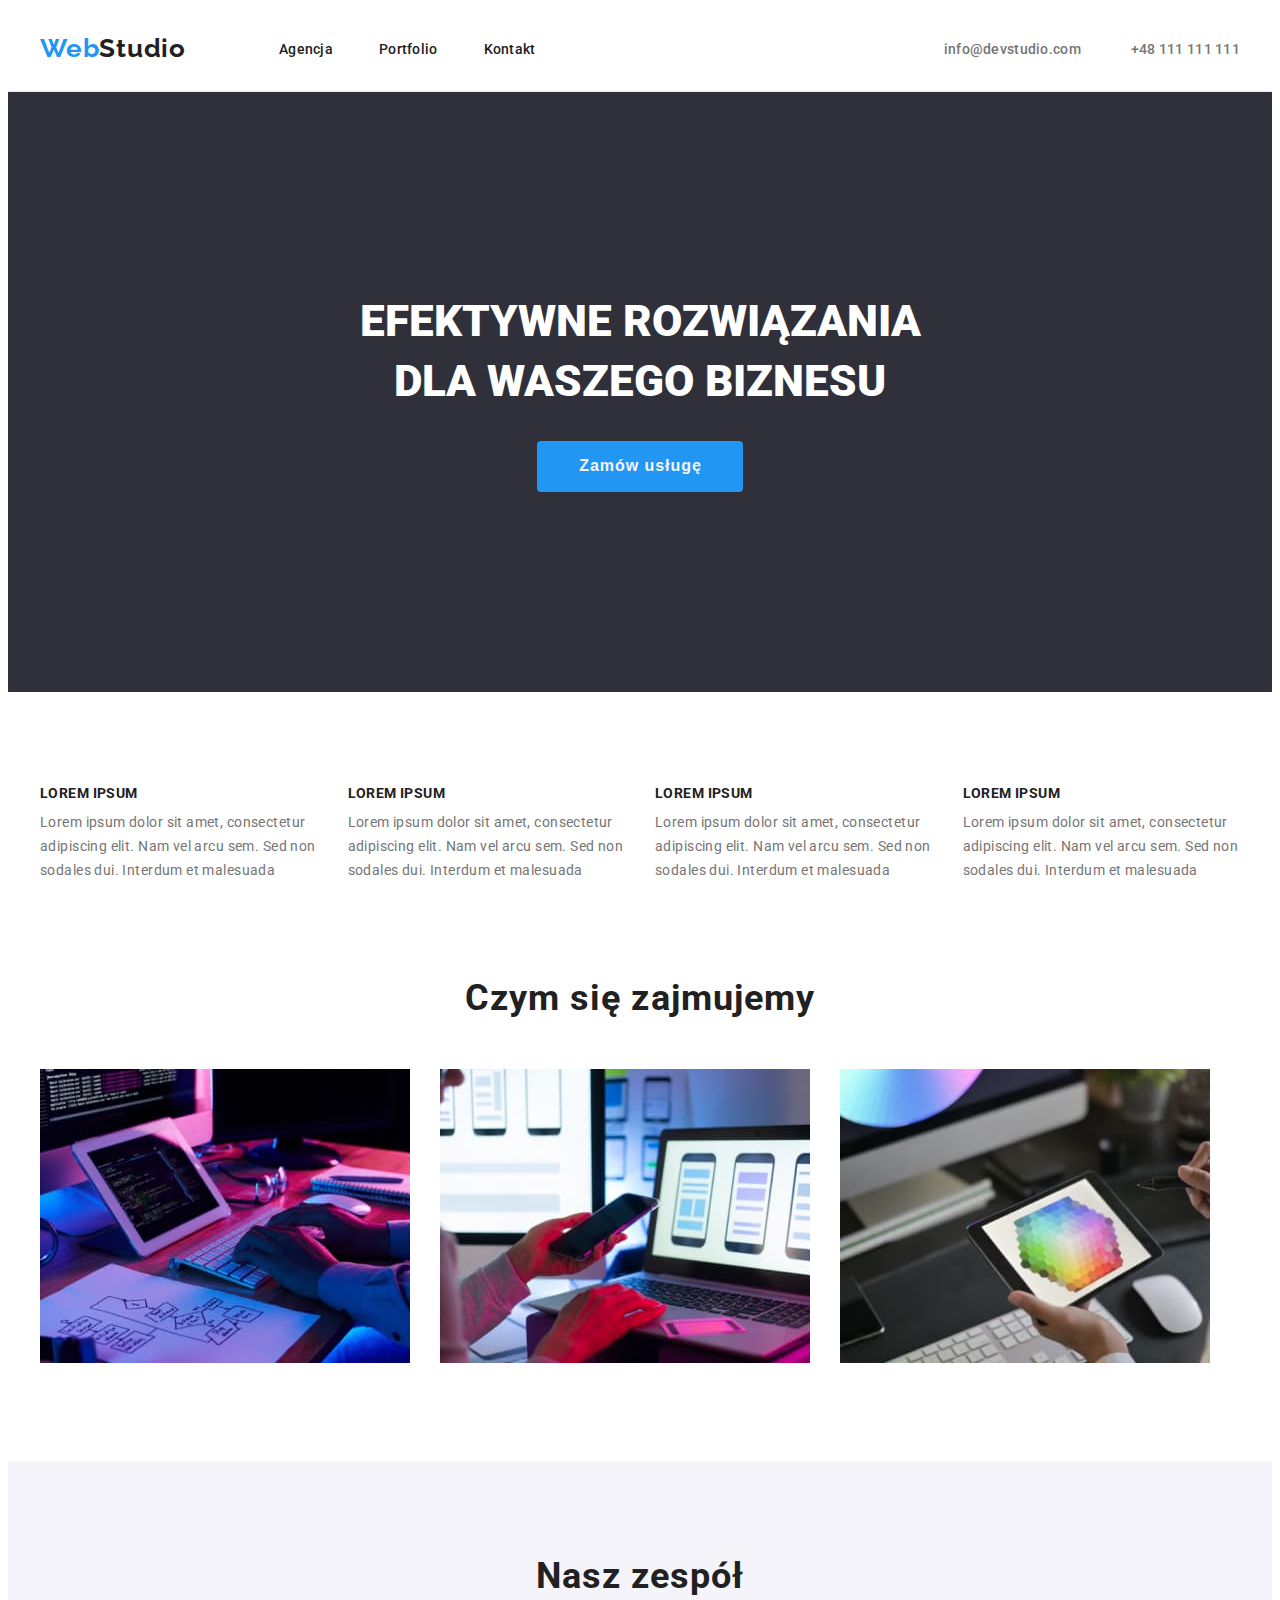
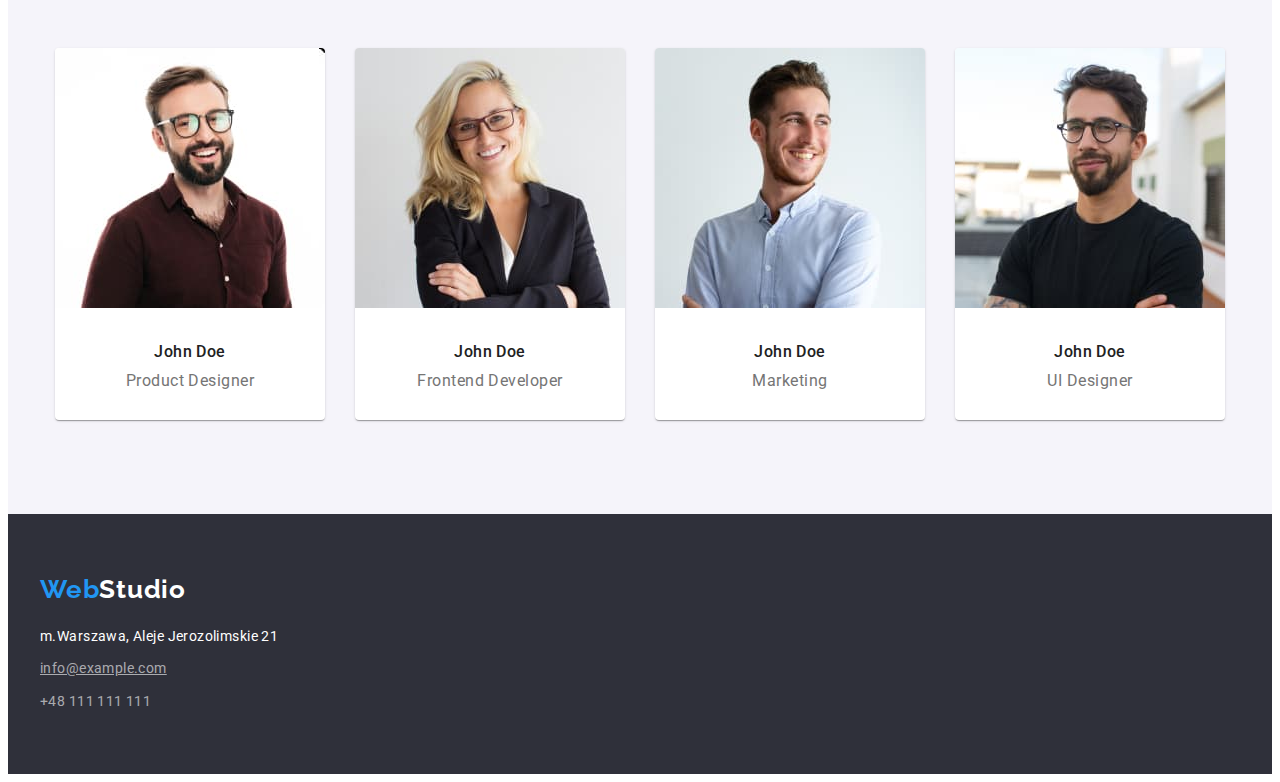
<file: index.html>
<!DOCTYPE html>
<html lang="pl">
  <head>
    <meta charset="UTF-8" />
    <meta http-equiv="X-UA-Compatible" content="IE=edge" />
    <meta name="viewport" content="width=device-width, initial-scale=1.0" />
    <title>Studio</title>
    <link rel="preconnect" href="https://fonts.googleapis.com" />
    <link rel="preconnect" href="https://fonts.gstatic.com" crossorigin />
    <link
      href="https://fonts.googleapis.com/css2?family=Raleway:wght@700&family=Roboto:wght@400;500;700;900&display=swap"
      rel="stylesheet"
    />
    <link
      rel="stylesheet"
      href="https://cdnjs.cloudflare.com/ajax/libs/modern-normalize/1.1.0/modern-normalize.min.css"
      integrity="sha512-wpPYUAdjBVSE4KJnH1VR1HeZfpl1ub8YT/NKx4PuQ5NmX2tKuGu6U/JRp5y+Y8XG2tV+wKQpNHVUX03MfMFn9Q=="
      crossorigin="anonymous"
      referrerpolicy="no-referrer"
    />
    <link rel="stylesheet" href="./css/styles.css" />
  </head>
  <body>
    <header class="bottom-border">
      <div class="container page-header">
        <a href="index.html" class="link-logo"
          ><span class="accent">Web</span>Studio</a
        >
        <nav>
          <ul class="menu">
            <li class="item">
              <a href="index.html" class="nav-link">Agencja</a>
            </li>
            <li class="item">
              <a href="./portfolio.html" class="nav-link">Portfolio</a>
            </li>
            <li class="item">
              <a href="index.html" class="nav-link">Kontakt</a>
            </li>
          </ul>
        </nav>
        <ul class="menu">
          <li class="item-contact">
            <a href="mailto:info@devstudio.com" class="nav-link contact-link"
              >info@devstudio.com</a
            >
          </li>

          <li class="item">
            <a href="tel:+48111111111" class="nav-link contact-link"
              >+48 111 111 111</a
            >
          </li>
        </ul>
      </div>
    </header>

    <main>
      <section class="main-background">
        <div class="container index-background">
          <h1 class="main-header">
            EFEKTYWNE ROZWIĄZANIA <br />
            DLA WASZEGO BIZNESU
          </h1>
          <button type="button" class="button-index">Zamów usługę</button>
        </div>
      </section>
      <section class="section padding-flex">
        <div class="container">
          <ul class="card-set">
            <li class="index-item">
              <h4 class="text-title">LOREM IPSUM</h4>
              <p class="text">
                Lorem ipsum dolor sit amet, consectetur adipiscing elit. Nam vel
                arcu sem. Sed non sodales dui. Interdum et malesuada
              </p>
            </li>
            <li class="index-item">
              <h4 class="text-title">LOREM IPSUM</h4>
              <p class="text">
                Lorem ipsum dolor sit amet, consectetur adipiscing elit. Nam vel
                arcu sem. Sed non sodales dui. Interdum et malesuada
              </p>
            </li>

            <li class="index-item">
              <h4 class="text-title">LOREM IPSUM</h4>
              <p class="text">
                Lorem ipsum dolor sit amet, consectetur adipiscing elit. Nam vel
                arcu sem. Sed non sodales dui. Interdum et malesuada
              </p>
            </li>

            <li class="index-item">
              <h4 class="text-title">LOREM IPSUM</h4>
              <p class="text">
                Lorem ipsum dolor sit amet, consectetur adipiscing elit. Nam vel
                arcu sem. Sed non sodales dui. Interdum et malesuada
              </p>
            </li>
          </ul>
        </div>
      </section>
      <section class="section">
        <!--Czym się zajmujemy-->
        <div class="container">
          <h2 class="profession">Czym się zajmujemy</h2>
          <ul class="card-set">
            <li>
              <img
                src="./images/h2/h2-photo1.jpg"
                alt="programista wykonuje projekt na komputerze"
                width="370"
                height="294"
              />
            </li>
            <li>
              <img
                src="./images/h2/h2-photo2.jpg"
                alt="parowanie komputera z telefonem "
                width="370"
                height="294"
              />
            </li>
            <li>
              <img
                src="./images/h2/h2-photo3.jpg"
                alt="ustawianie kolorów rgb na tablecie"
                width="370"
                height="294"
              />
            </li>
          </ul>
        </div>
      </section>
      <section class="section team-background">
        <!-- Nasz zespół-->

        <div class="container">
          <h2 class="team">Nasz zespół</h2>
          <ul class="card-set our-team">
            <li>
              <div class="card">
                <img
                  class="card-image no gap"
                  src="./images/team/JonDoe1.jpg"
                  alt="John Doe product Designer"
                  width="270"
                  height="260"
                />

                <h3 class="workers-name">John Doe</h3>
                <p class="workers-profession">Product Designer</p>
              </div>
            </li>
            <li>
              <div class="card">
                <img
                  class="card-image no gap"
                  src="./images/team/JohnDoe2.jpg"
                  alt="Jogn Doe Fronted Developer"
                  width="270"
                  height="260"
                />

                <h3 class="workers-name">John Doe</h3>
                <p class="workers-profession">Frontend Developer</p>
              </div>
            </li>
            <li>
              <div class="card">
                <img
                  class="card-image no gap"
                  src="./images/team/JohnDoe3.jpg"
                  alt="John Doe Marketing"
                  width="270"
                  height="260"
                />
                <h3 class="workers-name">John Doe</h3>
                <p class="workers-profession">Marketing</p>
              </div>
            </li>
            <li>
              <div class="card">
                <img
                  class="card-image no gap"
                  src="./images/team/JohnDoe4.jpg"
                  alt="John Doe UI Designer"
                  width="270"
                  height="260"
                />
                <h3 class="workers-name">John Doe</h3>
                <p class="workers-profession">UI Designer</p>
              </div>
            </li>
          </ul>
        </div>
      </section>
    </main>
    <footer>
      <section class="main-background-footer">
        <div class="container footbar">
          <a class="logo-font" href="index.html"
            ><span class="accent">Web</span
            ><span class="logo-word">Studio</span></a
          >
          <address class="address">
            <ul>
              <li>
                <a href="https://goo.gl/maps/kf3q6MZRdZTSeFfu9"
                  >m.Warszawa, Aleje Jerozolimskie 21</a
                >
              </li>
              <li class="mail">
                <a href="mailto:info@example.com">info@example.com</a>
              </li>
              <li class="telephone">
                <a href="tel:+48111111111">+48 111 111 111</a>
              </li>
            </ul>
          </address>
        </div>
      </section>
    </footer>
  </body>
</html>
</file>
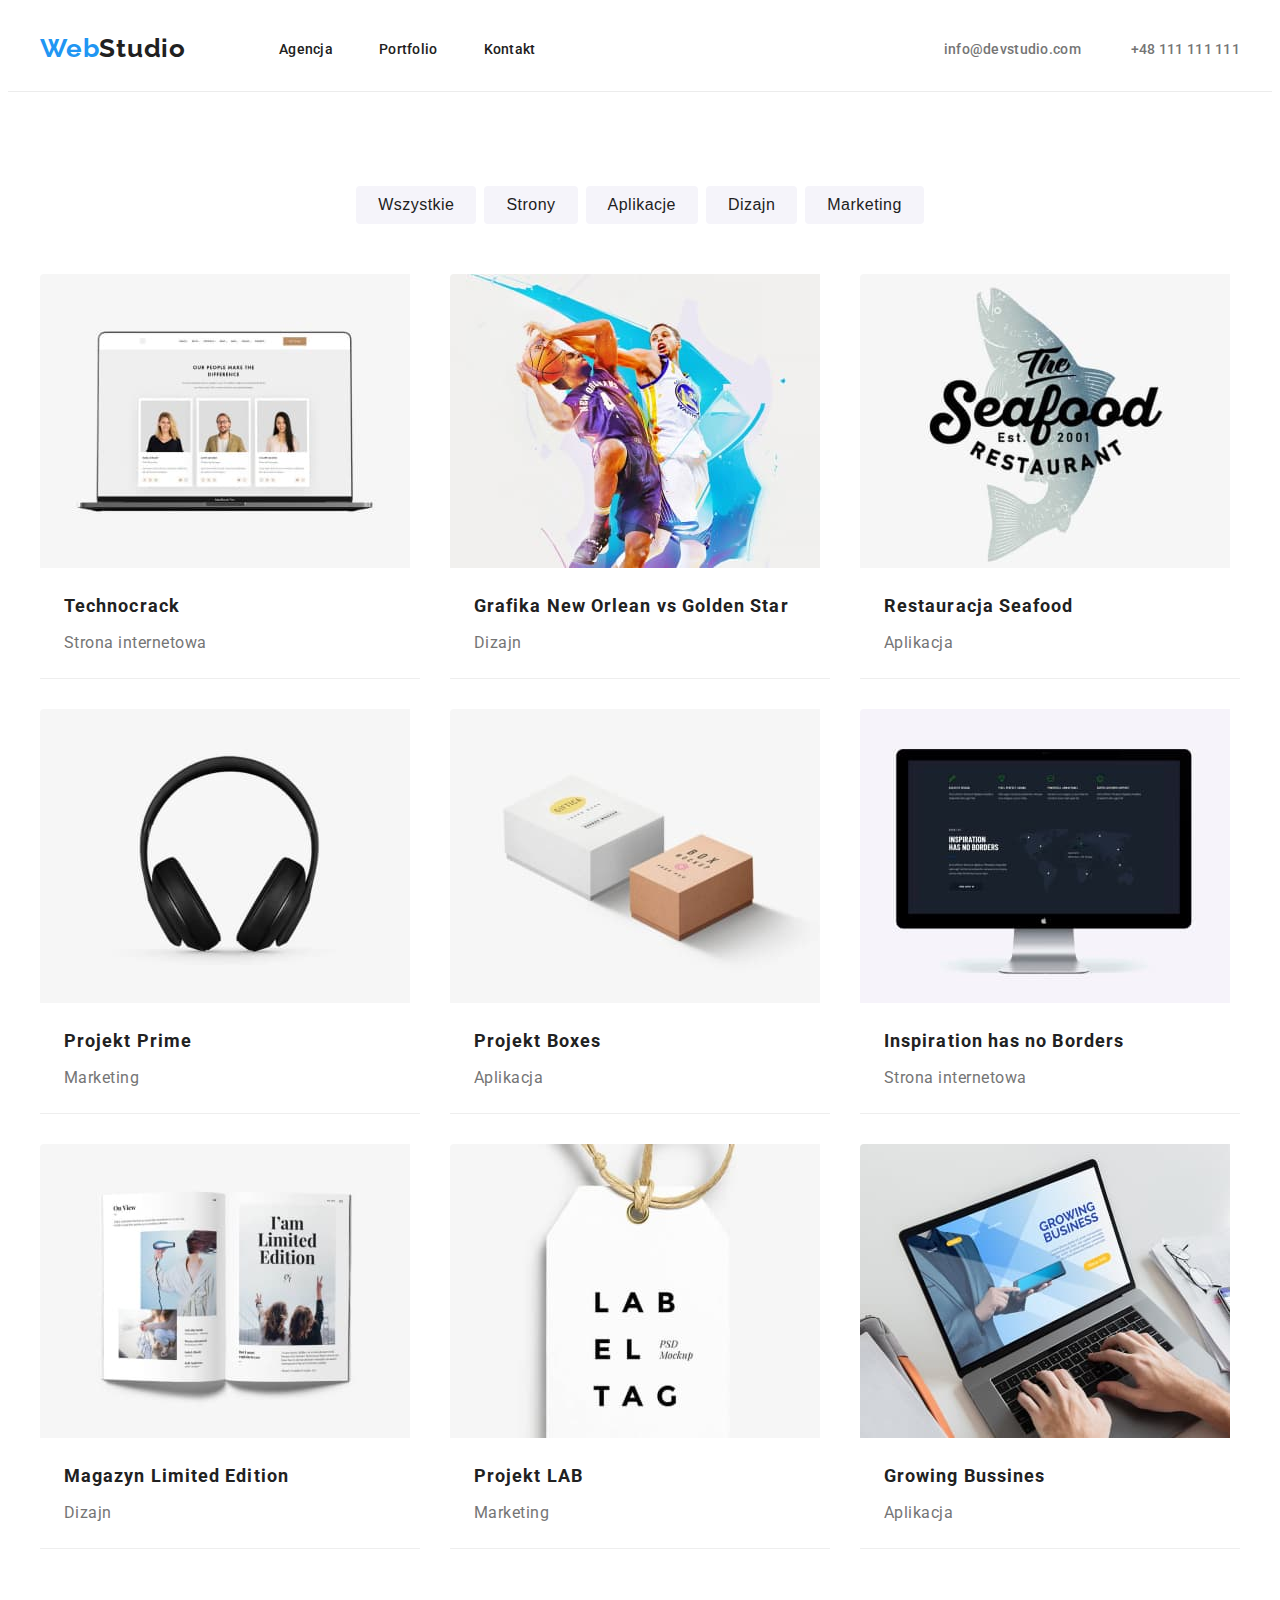
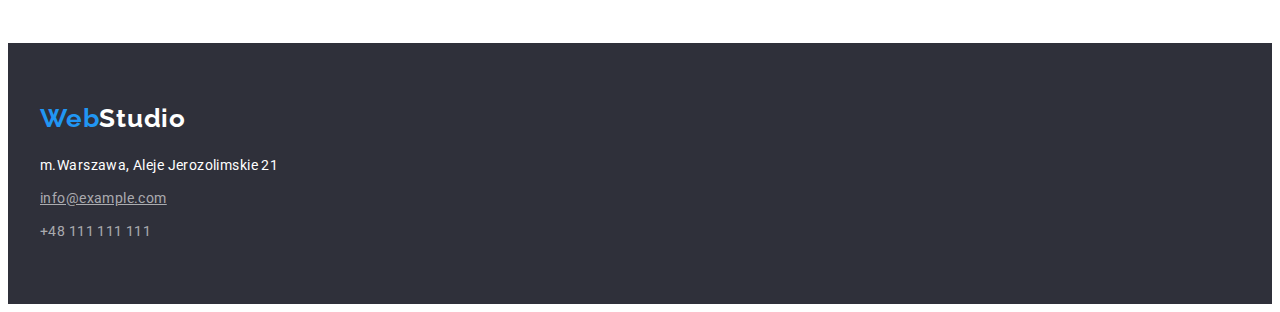
<file: portfolio.html>
<!DOCTYPE html>
<html lang="pl">
  <head>
    <meta charset="UTF-8" />
    <meta http-equiv="X-UA-Compatible" content="IE=edge" />
    <meta name="viewport" content="width=device-width, initial-scale=1.0" />
    <title>Portfolio</title>
    <link rel="preconnect" href="https://fonts.googleapis.com" />
    <link rel="preconnect" href="https://fonts.gstatic.com" crossorigin />
    <link
      href="https://fonts.googleapis.com/css2?family=Raleway:wght@700&family=Roboto:wght@400;500;700;900&display=swap"
      rel="stylesheet"
    />
    <link
      rel="stylesheet"
      href="https://cdnjs.cloudflare.com/ajax/libs/modern-normalize/1.1.0/modern-normalize.min.css"
      integrity="sha512-wpPYUAdjBVSE4KJnH1VR1HeZfpl1ub8YT/NKx4PuQ5NmX2tKuGu6U/JRp5y+Y8XG2tV+wKQpNHVUX03MfMFn9Q=="
      crossorigin="anonymous"
      referrerpolicy="no-referrer"
    />
    <link rel="stylesheet" href="./css/styles.css" />
  </head>

  <body>
    <header class="bottom-border">
      <div class="container page-header">
        <a href="index.html" class="link-logo"
          ><span class="accent">Web</span>Studio</a
        >
        <nav>
          <ul class="menu">
            <li class="item">
              <a href="index.html" class="nav-link">Agencja</a>
            </li>
            <li class="item">
              <a href="./portfolio.html" class="nav-link">Portfolio</a>
            </li>
            <li class="item">
              <a href="index.html" class="nav-link">Kontakt</a>
            </li>
          </ul>
        </nav>
        <ul class="menu">
          <li class="item-contact">
            <a href="mailto:info@devstudio.com" class="nav-link contact-link"
              >info@devstudio.com</a
            >
          </li>

          <li class="item">
            <a href="tel:+48111111111" class="nav-link contact-link"
              >+48 111 111 111</a
            >
          </li>
        </ul>
      </div>
    </header>

    <main>
      <section class="section">
        <div class="container button-set">
          <button type="button" class="buttons-category">Wszystkie</button>
          <button type="button" class="buttons-category">Strony</button>
          <button type="button" class="buttons-category">Aplikacje</button>
          <button type="button" class="buttons-category">Dizajn</button>
          <button type="button" class="buttons-category">Marketing</button>
        </div>

        <div class="container">
          <ul class="card-projects">
            <li class="project-item">
              <div class="cards-portfolio">
                <img
                  class="card-image no-gap"
                  src="./images/portfoliohw2/img.jpg"
                  alt="Technocrack Strona internetowa"
                />
                <div class="card-body">
                  <h3 class="project-name">Technocrack</h3>
                  <p class="project-category">Strona internetowa</p>
                </div>
              </div>
            </li>

            <li class="project-item">
              <div class="cards-portfolio">
                <img
                  class="card-image no-gap"
                  src="./images/portfoliohw2/img-1.jpg"
                  alt="Grafika New Orlean vs Golden Star"
                />
                <div class="card-body">
                  <h3 class="project-name">
                    Grafika New Orlean vs Golden Star
                  </h3>
                  <p class="project-category">Dizajn</p>
                </div>
              </div>
            </li>

            <li class="project-item">
              <div class="cards-portfolio">
                <img
                  class="card-image no-gap"
                  src="./images/portfoliohw2/img-2.jpg"
                  alt="Restauracja Seafood"
                />
                <div class="card-body">
                  <h3 class="project-name">Restauracja Seafood</h3>
                  <p class="project-category">Aplikacja</p>
                </div>
              </div>
            </li>

            <li class="project-item">
              <div class="cards-portfolio">
                <img
                  class="card-image no-gap"
                  src="./images/portfoliohw2/img-3.jpg"
                  alt="Projekt Prime"
                />
                <div class="card-body">
                  <h3 class="project-name">Projekt Prime</h3>
                  <p class="project-category">Marketing</p>
                </div>
              </div>
            </li>

            <li class="project-item">
              <div class="cards-portfolio">
                <img
                  class="card-image no-gap"
                  src="./images/portfoliohw2/img-4.jpg"
                  alt="Projekt Boxes"
                />
                <div class="card-body">
                  <h3 class="project-name">Projekt Boxes</h3>
                  <p class="project-category">Aplikacja</p>
                </div>
              </div>
            </li>

            <li class="project-item">
              <div class="cards-portfolio">
                <img
                  class="card-image no-gap"
                  src="./images/portfoliohw2/img-5.jpg"
                  alt="Inspiration has no Borders"
                />
                <div class="card-body">
                  <h3 class="project-name">Inspiration has no Borders</h3>
                  <p class="project-category">Strona internetowa</p>
                </div>
              </div>
            </li>

            <li class="project-item">
              <div class="cards-portfolio">
                <img
                  class="card-image no-gap"
                  src="./images/portfoliohw2/img-6.jpg"
                  alt="Magazyn Limited Edition"
                />
                <div class="card-body">
                  <h3 class="project-name">Magazyn Limited Edition</h3>
                  <p class="project-category">Dizajn</p>
                </div>
              </div>
            </li>

            <li class="project-item">
              <div class="cards-portfolio">
                <img
                  class="card-image no-gap"
                  src="./images/portfoliohw2/img-7.jpg"
                  alt="Projekt LAB"
                />
                <div class="card-body">
                  <h3 class="project-name">Projekt LAB</h3>
                  <p class="project-category">Marketing</p>
                </div>
              </div>
            </li>

            <li class="project-item">
              <div class="cards-portfolio">
                <img
                  class="card-image no-gap"
                  src="./images/portfoliohw2/img-8.jpg"
                  alt="Growing Bussines"
                />
                <div class="card-body">
                  <h3 class="project-name">Growing Bussines</h3>
                  <p class="project-category">Aplikacja</p>
                </div>
              </div>
            </li>
          </ul>
        </div>
      </section>
    </main>

    <footer>
      <section class="main-background-footer">
        <div class="container footbar">
          <a class="logo-font" href="index.html"
            ><span class="accent">Web</span
            ><span class="logo-word">Studio</span></a
          >
          <address class="address">
            <ul>
              <li>
                <a href="https://goo.gl/maps/kf3q6MZRdZTSeFfu9"
                  >m.Warszawa, Aleje Jerozolimskie 21</a
                >
              </li>
              <li class="mail">
                <a href="mailto:info@example.com">info@example.com</a>
              </li>
              <li class="telephone">
                <a href="tel:+48111111111">+48 111 111 111</a>
              </li>
            </ul>
          </address>
        </div>
      </section>
    </footer>
  </body>
</html>
</file>
<file: css/styles.css>
:root {
  --main-color: #212121;
  --secondary-color: #757575;
  --accent-color: #2196f3;
  --third-color: #ffffff;
  --button-color: #f5f4fa;
  --footbar-background-color: #2f303a;
  --footbar-contact-color: rgba(255, 255, 255, 0.6);
  --border-color: #eeeeee;
  --border-line: #ececec;
}

ul,
li {
  list-style-type: none;
  padding: 0;
  margin: 0;
}
button {
  padding: 0;
}

a {
  text-decoration: none;
}
h1,
h2,
h3,
h4,
p {
  margin: 0;
}
body {
  font-family: "Roboto", sans-serif;
  color: var(--main-color, #212121);
}

.main-background {
  background-color: var(--footbar-background-color);
  padding-top: 200px;
  padding-bottom: 200px;
}
.main-background-footer {
  padding-top: 60px;
  padding-bottom: 60px;
  background-color: var(--footbar-background-color);
}
.section {
  padding-top: 94px;
  padding-bottom: 94px;
}

.container {
  max-width: 1200px;
  margin: 0 auto;
  padding: 0 15px;
}

.page-header {
  display: flex;
  align-items: center;
}
.bottom-border {
  border-bottom: 1px solid var(--border-line);
  padding-top: 24px;
  padding-bottom: 25px;
}
.menu {
  display: flex;
  margin-left: auto;
}
.item-contact {
  margin-left: auto;
  margin-right: 50px;
}

.menu > .item:not(:last-child) {
  margin-right: 46px;
}
.menu > .link:not(:last-child) {
  margin-right: 50px;
  margin-left: 371px;
}

.contact {
  padding-right: 50px;
}
.index-background {
  text-align: center;
}

.card-set {
  display: flex;
  gap: 30px;
}
.button-set {
  display: flex;
  flex-direction: row;
  justify-content: center;
  gap: 8px;
  margin-bottom: 50px;
}
.padding-flex {
  padding-bottom: 0;
}

.index-item {
  flex-basis: calc((100% - 90px) / 4);
}
.main-header {
  font-weight: 900;
  font-size: 44px;
  line-height: 1.36;
  color: var(--third-color);
  margin-bottom: 30px;
}
.link-logo {
  font-family: "Raleway";
  font-weight: 700;
  font-size: 26px;
  line-height: 1.3;
  letter-spacing: 0.03em;
  text-decoration: none;

  margin-right: 93px;
  color: var(--main-color);
}

.nav-link {
  font-weight: 500;
  font-size: 14px;
  line-height: 1.15;
  letter-spacing: 0.02em;
  text-decoration: none;
  color: var(--main-color, #212121);
}

.nav-link:hover,
.nav-link:focus,
.accent {
  color: var(--accent-color);
}

.button-index {
  font-weight: 700;
  font-size: 16px;
  line-height: 1.88;
  letter-spacing: 0.06em;
  background-color: var(--accent-color);
  color: var(--button-color);
  border-radius: 4px;
  border: 0;

  padding: 10px 41px 10px 42px;
}

button {
  cursor: pointer;
}

button:hover,
button:focus {
  background-color: var(--accent-color);
  color: var(--third-color);
}
.buttons-category {
  font-weight: 500;
  font-size: 16px;
  line-height: 1.63;
  letter-spacing: 0.03em;
  background-color: var(--button-color);
  color: var(--main-color);
  border: 0;
  border-radius: 4px;
  padding: 6px 22px;
}

.text-title {
  font-weight: 700;
  font-size: 14px;
  line-height: 1.14;
  letter-spacing: 0.03em;
  color: var(--main-color);
  margin-bottom: 10px;
}

.text {
  font-size: 14px;
  line-height: 1.71;
  letter-spacing: 0.03em;
  color: var(--secondary-color);
}

.card-projects {
  display: flex;
  flex-wrap: wrap;
  gap: 30px;
}
.project-item {
  border-bottom: 1px solid var(--border-color);
  flex-basis: calc((100% - 60px) / 3);
}
.profession {
  text-align: center;
  font-weight: 700;
  font-size: 36px;
  line-height: 1.17;
  letter-spacing: 0.03em;
  color: var(--main-color);
  margin-bottom: 50px;
}
.team-background {
  background-color: var(--button-color);
}

.team {
  text-align: center;
  font-weight: 700;
  font-size: 36px;
  line-height: 1.17;
  letter-spacing: 0.03em;
  color: var(--main-color);

  margin-bottom: 50px;
}

.card {
  margin-left: auto;
  margin-right: auto;
  border-radius: 4px;
  overflow: hidden;
  background-color: var(--third-color);
  box-shadow: 0px 2px 1px -1px rgba(0, 0, 0, 0.2),
    0px 1px 1px 0px rgba(0, 0, 0, 0.14), 0px 1px 3px 0px rgba(0, 0, 0, 0.12);
}
.cards-portfolio {
  max-width: 400px;
  margin: 0;
  border-radius: 4px;
  overflow: hidden;
  background-color: var(--third-color);
}

.card-image {
  max-width: 100%;
  height: auto;
}

.card-image.no-gap {
  display: block;
}
.our-team {
  display: flex;
  justify-content: center;
}
.workers-name {
  font-weight: 500;
  font-size: 16px;
  line-height: 1.19;
  letter-spacing: 0.03em;
  color: var(--main-color);
  text-align: center;
  padding-top: 30px;
  padding-bottom: 10px;
}

.workers-profession {
  font-size: 16px;
  line-height: 1.19;
  letter-spacing: 0.03em;
  color: var(--secondary-color);
  text-align: center;
  padding-bottom: 30px;
}

.contact-link {
  color: var(--secondary-color);
}

.accent {
  color: var(--accent-color);
  font-family: "Raleway";
  font-style: normal;
  font-weight: 700;
  font-size: 26px;
  line-height: 1.19;
  letter-spacing: 0.03em;
}
.card-body {
  padding: 20px 24px;
}
.project-name {
  font-weight: 700;
  font-size: 18px;
  line-height: 2;
  letter-spacing: 0.06em;
  margin-bottom: 4px;
}

.project-category {
  font-size: 16px;
  line-height: 1.88;
  letter-spacing: 0.03em;
  color: var(--secondary-color);
}

.portfolio-nav {
  color: var(--accent-color);
}

.footbar {
  display: flex;
  flex-direction: column;
  flex-wrap: wrap;
  justify-content: center;
  align-content: flex-start;
  background: var(--footbar-background-color);
}

.logo-word {
  color: var(--third-color);
}

.logo-font {
  color: var(--accent-color);
  font-family: "Raleway", sans-serif;
  font-style: normal;
  font-weight: 700;
  font-size: 26px;
  line-height: 1.19;
  letter-spacing: 0.03em;
  text-decoration: none;
  margin-bottom: 20px;
}

.address a {
  font-size: 14px;
  line-height: 1.71;
  letter-spacing: 0.03em;
  color: var(--third-color);
  text-decoration: none;
  font-style: normal;
  display: block;
}

.mail a {
  font-size: 14px;
  line-height: 1.71;
  letter-spacing: 0.03em;
  color: var(--footbar-contact-color);
  text-decoration: underline;
  margin: 9px 0;
}

.telephone a {
  font-size: 14px;
  line-height: 1.71;
  letter-spacing: 0.03em;
  color: var(--footbar-contact-color);
}
.address a:hover,
.address a:focus {
  color: var(--accent-color);
}
</file>
